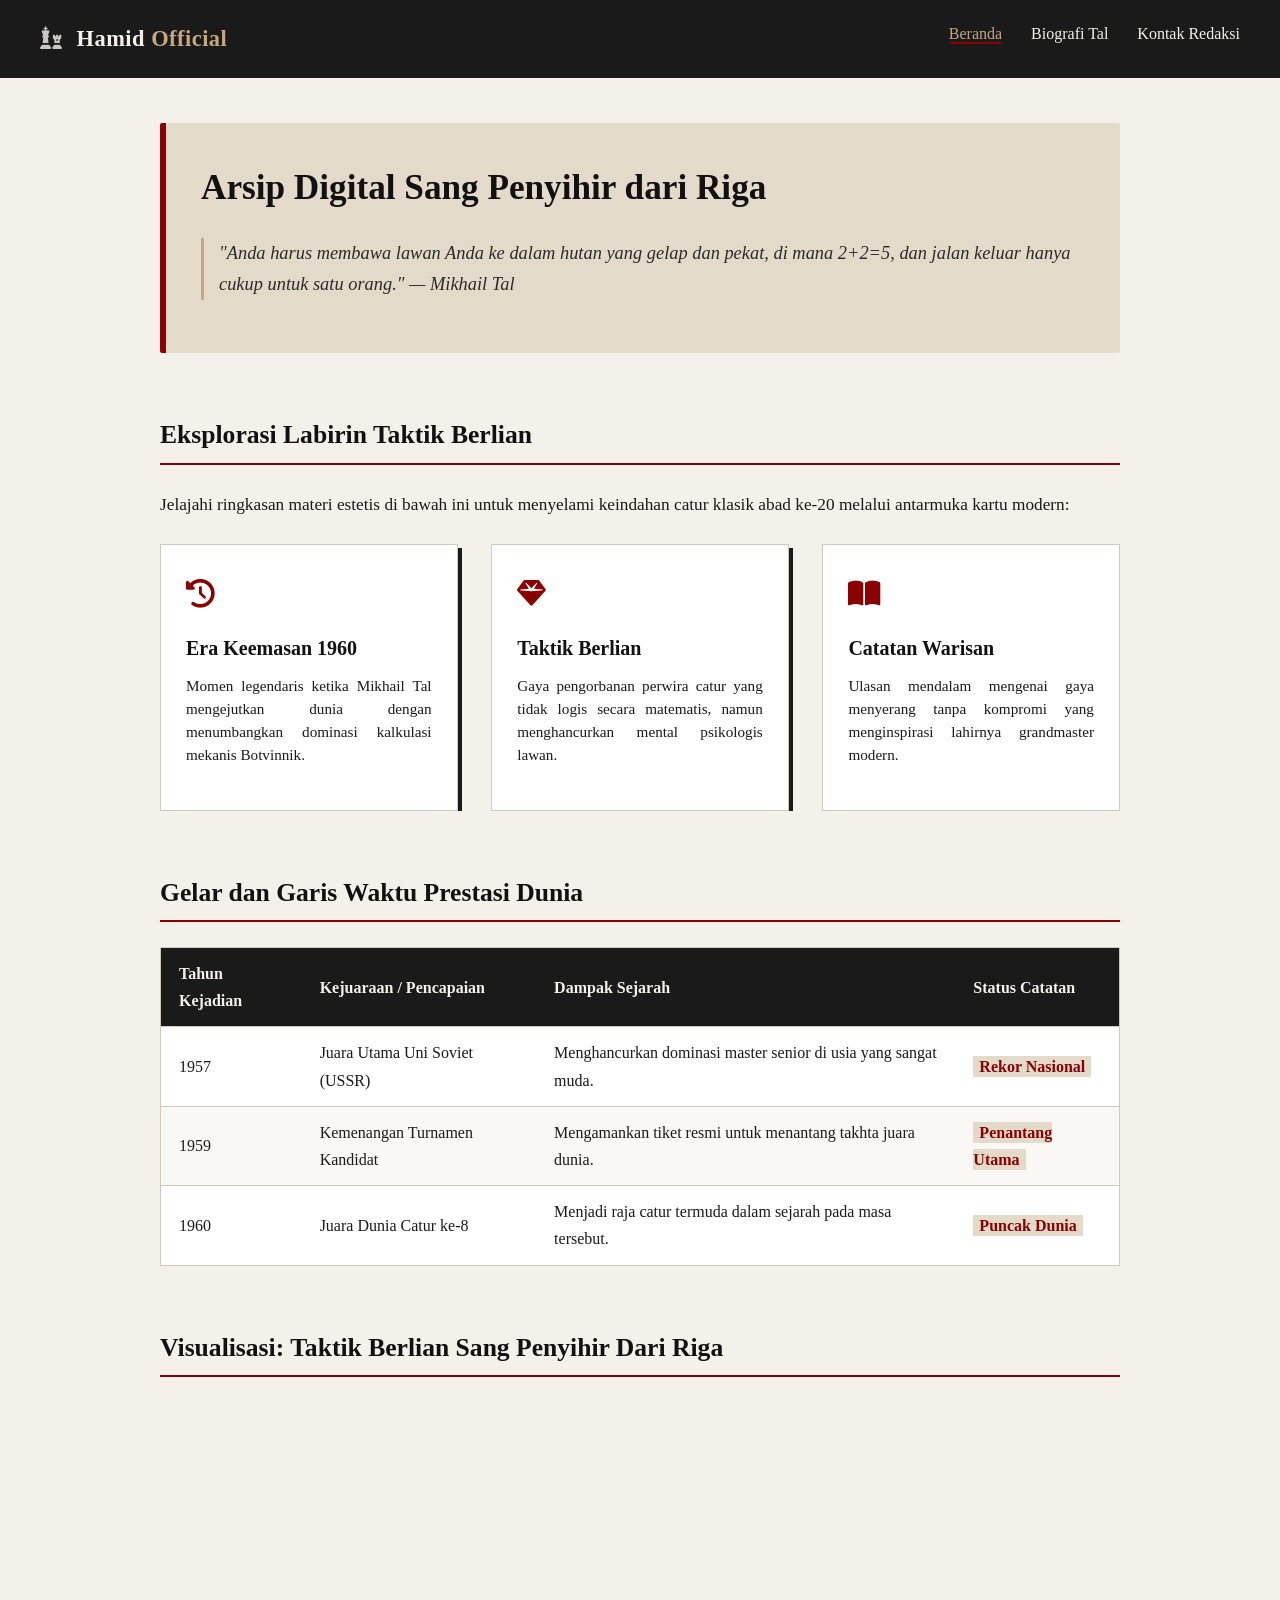
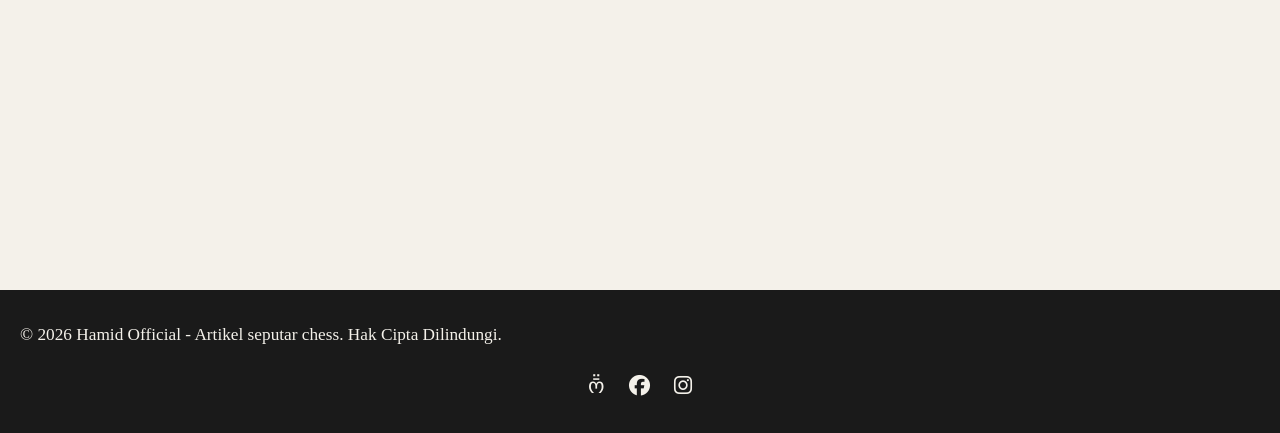
<file: evaluasi wek 2/index.html>
<!DOCTYPE html>
<html lang="id">
<head>
    <meta charset="UTF-8">
    <meta name="viewport" content="width=device-width, initial-scale=1.0">
    <title>Mikhail Tal : jenius gila, raja dunia catur era kedelapan</title>
    <meta name="description" content="sebuah flaform yang memuat artikel-artikel dan gaya bermain catur dari era klasik hingga modern | lengkap terpadu">
    <link rel="icon" href="https://cdn-icons-png.flaticon.com/512/3112/3112461.png" type="image/png">
    <link rel="stylesheet" href="https://cdnjs.cloudflare.com/ajax/libs/font-awesome/6.4.0/css/all.min.css">
    <link rel="stylesheet" href="style.css">
</head>
<body>

    <header>
        <div class="logo">
            <i class="fa-solid fa-chess"></i> Hamid<span> Official</span>
        </div>
        <nav>
            <ul>
                <li><a href="index.html" class="active">Beranda</a></li>
                <li><a href="tentang.html">Biografi Tal</a></li>
                <li><a href="kontak.html">Kontak Redaksi</a></li>
            </ul>
        </nav>
    </header>

    <main>
        <section class="hero-box">
            <h1>Arsip Digital Sang Penyihir dari Riga</h1>
            <p class="slogan">"Anda harus membawa lawan Anda ke dalam hutan yang gelap dan pekat, di mana 2+2=5, dan jalan keluar hanya cukup untuk satu orang." — Mikhail Tal</p>
        </section>

        <section class="grid-section">
            <h2>Eksplorasi Labirin Taktik Berlian</h2>
            <p>Jelajahi ringkasan materi estetis di bawah ini untuk menyelami keindahan catur klasik abad ke-20 melalui antarmuka kartu modern:</p>
            
            <div class="card-grid">
                <div class="card">
                    <div class="card-icon"><i class="fas fa-history"></i></div>
                    <h3>Era Keemasan 1960</h3>
                    <p>Momen legendaris ketika Mikhail Tal mengejutkan dunia dengan menumbangkan dominasi kalkulasi mekanis Botvinnik.</p>
                </div>
                <div class="card">
                    <div class="card-icon"><i class="fas fa-gem"></i></div>
                    <h3>Taktik Berlian</h3>
                    <p>Gaya pengorbanan perwira catur yang tidak logis secara matematis, namun menghancurkan mental psikologis lawan.</p>
                </div>
                <div class="card">
                    <div class="card-icon"><i class="fas fa-book-open"></i></div>
                    <h3>Catatan Warisan</h3>
                    <p>Ulasan mendalam mengenai gaya menyerang tanpa kompromi yang menginspirasi lahirnya grandmaster modern.</p>
                </div>
            </div>
        </section>

        <section class="table-section">
            <h2>Gelar dan Garis Waktu Prestasi Dunia</h2>
            <div class="table-wrapper">
                <table>
                    <thead>
                        <tr>
                            <th>Tahun Kejadian</th>
                            <th>Kejuaraan / Pencapaian</th>
                            <th>Dampak Sejarah</th>
                            <th>Status Catatan</th>
                        </tr>
                    </thead>
                    <tbody>
                        <tr>
                            <td>1957</td>
                            <td>Juara Utama Uni Soviet (USSR)</td>
                            <td>Menghancurkan dominasi master senior di usia yang sangat muda.</td>
                            <td><mark>Rekor Nasional</mark></td>
                        </tr>
                        <tr>
                            <td>1959</td>
                            <td>Kemenangan Turnamen Kandidat</td>
                            <td>Mengamankan tiket resmi untuk menantang takhta juara dunia.</td>
                            <td><mark>Penantang Utama</mark></td>
                        </tr>
                        <tr>
                            <td>1960</td>
                            <td>Juara Dunia Catur ke-8</td>
                            <td>Menjadi raja catur termuda dalam sejarah pada masa tersebut.</td>
                            <td><mark>Puncak Dunia</mark></td>
                        </tr>
                    </tbody>
                </table>
            </div>
        </section>

        <section class="media-section">
            <h2>Visualisasi: Taktik Berlian Sang Penyihir Dari Riga</h2>
          <iframe width="560" height="315" src="https://www.youtube.com/embed/bKyk6Z7fliY?si=SbyOFwA6FPe1U-MS" title="YouTube video player" frameborder="0" allow="accelerometer; autoplay; clipboard-write; encrypted-media; gyroscope; picture-in-picture; web-share" referrerpolicy="strict-origin-when-cross-origin" allowfullscreen></iframe>
        </section>
    </main>

    <footer>
        <div class="footer-container">
            <p>© 2026 Hamid Official - Artikel seputar chess. Hak Cipta Dilindungi.</p>
            <div class="social-links">
                <a href="https://www.chess.com/" target="_blank"><i class="fab fa-chess"></i></a>
                <a href="https://www.facebook.com/" target="_blank"><i class="fab fa-facebook"></i></a>
                <a href="https://www.instagram.com/" target="_blank"><i class="fab fa-instagram"></i></a>
            </div>
        </div>
    </footer>

</body>
</html>
</file>
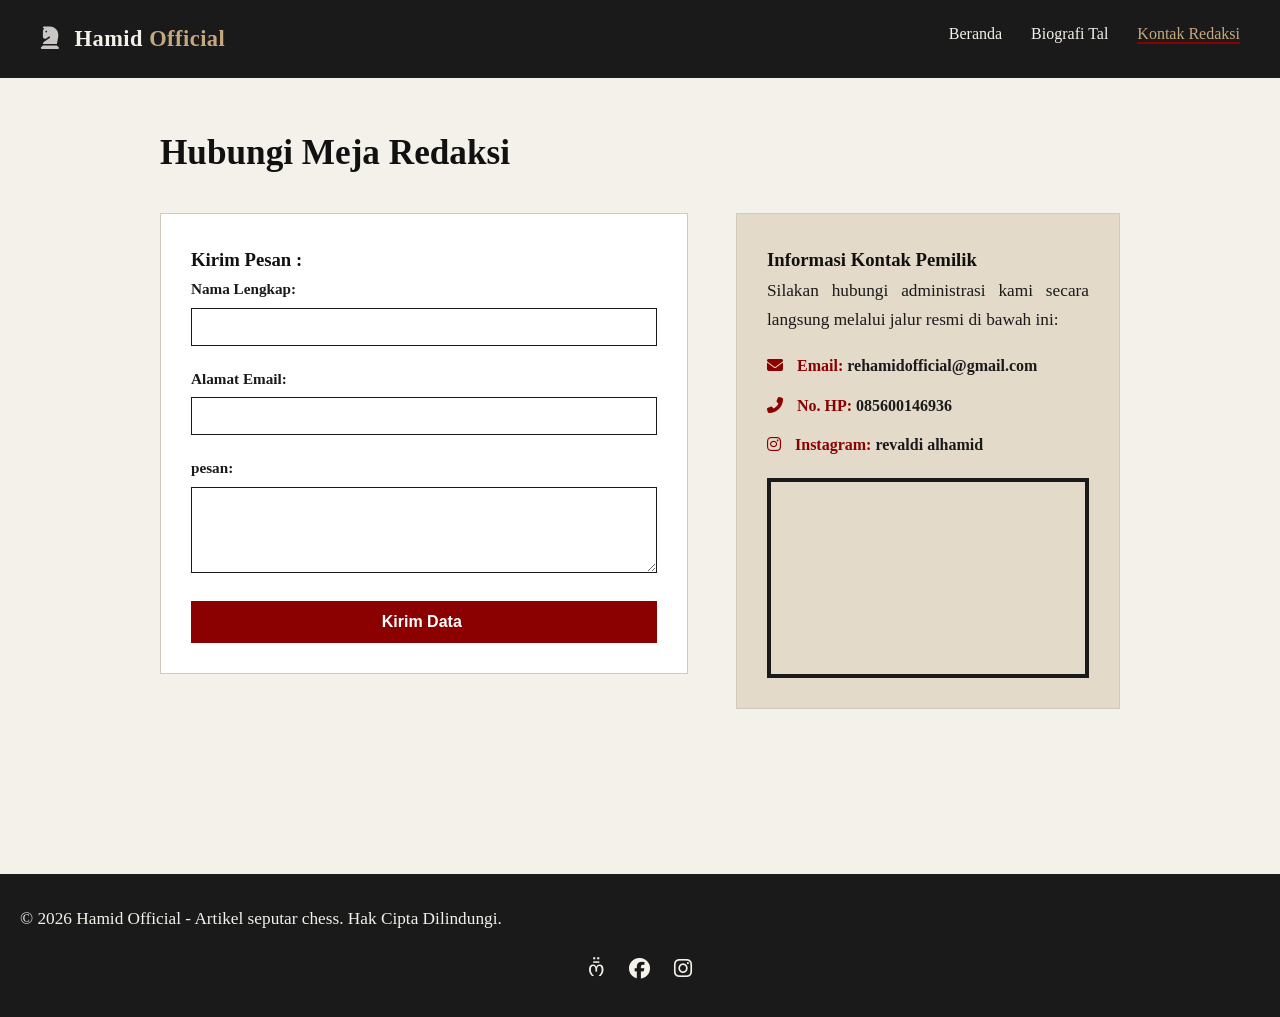
<file: evaluasi wek 2/kontak.html>
<!DOCTYPE html>
<html lang="id">
<head>
    <meta charset="UTF-8">
    <meta name="viewport" content="width=device-width, initial-scale=1.0">
    <title>Kontak Redaksi | Hamid Official</title>
    <link rel="icon" href="https://cdn-icons-png.flaticon.com/512/3112/3112461.png" type="image/png">
    <link rel="stylesheet" href="https://cdnjs.cloudflare.com/ajax/libs/font-awesome/6.4.0/css/all.min.css">
    <link rel="stylesheet" href="style.css">
</head>
<body>

    <header>
        <div class="logo">
            <i class="fas fa-chess-knight"></i> Hamid<span> Official</span>
        </div>
        <nav>
            <ul>
                <li><a href="index.html">Beranda</a></li>
                <li><a href="tentang.html">Biografi Tal</a></li>
                <li><a href="kontak.html" class="active">Kontak Redaksi</a></li>
            </ul>
        </nav>
    </header>

    <main>
        <section class="contact-page-layout">
            <h1>Hubungi Meja Redaksi</h1>
            
            <div class="dual-grid">
                <div class="form-container-box">
                    <h3>Kirim Pesan :</h3>
                    <form action="#" method="POST">
                        <div class="form-group">
                            <label for="nama">Nama Lengkap:</label>
                            <input type="text" id="nama" name="nama" required>
                        </div>
                        <div class="form-group">
                            <label for="email">Alamat Email:</label>
                            <input type="email" id="email" name="email" required>
                        </div>
                       
                        <div class="form-group">
                            <label for="pesan">pesan:</label>
                            <textarea id="pesan" name="pesan" rows="4"></textarea>
                        </div>
                        <input type="submit" value="Kirim Data ">
                    </form>
                </div>

                <div class="info-card-box">
                    <h3>Informasi Kontak Pemilik</h3>
                    <p>Silakan hubungi administrasi kami secara langsung melalui jalur resmi di bawah ini:</p>
                    
                    <ul class="contact-details">
                        <li><i class="fas fa-envelope"></i> <strong>Email:</strong> <a href="mailto:rehamidofficial@gmail.com">rehamidofficial@gmail.com</a></li>
                        <li><i class="fas fa-phone-alt"></i> <strong>No. HP:</strong> <a href="tel:085600146936">085600146936</a></li>
                        <li><i class="fab fa-instagram"></i> <strong>Instagram:</strong> <a href="https://instagram.com/revaldi_alhamid" target="_blank">revaldi alhamid</a></li>
                    </ul>

                    <div class="map-box">
                     <iframe src="https://www.google.com/maps/embed?pb=!1m18!1m12!1m3!1d3256.509046411477!2d110.29289357405321!3d-7.996334979758858!2m3!1f0!2f0!3f0!3m2!1i1024!2i768!4f13.1!3m3!1m2!1s0x2e7b014b8d5121e3%3A0x31863b34f371d377!2sMasjid%20Pemuda%20Peradaban!5e1!3m2!1sid!2sid!4v1784422583086!5m2!1sid!2sid" width="800" height="600" style="border:0;" allowfullscreen="" loading="lazy" referrerpolicy="strict-origin-when-cross-origin"></iframe>
                    </div>
                </div>
            </div>
        </section>
    </main>
<footer>
        <div class="footer-container">
            <p>© 2026 Hamid Official - Artikel seputar chess. Hak Cipta Dilindungi.</p>
            <div class="social-links">
                <a href="https://www.chess.com/" target="_blank"><i class="fab fa-chess"></i></a>
                <a href="https://www.facebook.com/" target="_blank"><i class="fab fa-facebook"></i></a>
                <a href="https://www.instagram.com/" target="_blank"><i class="fab fa-instagram"></i></a>
            </div>
        </div>
    </footer>

</body>
</html>
</file>
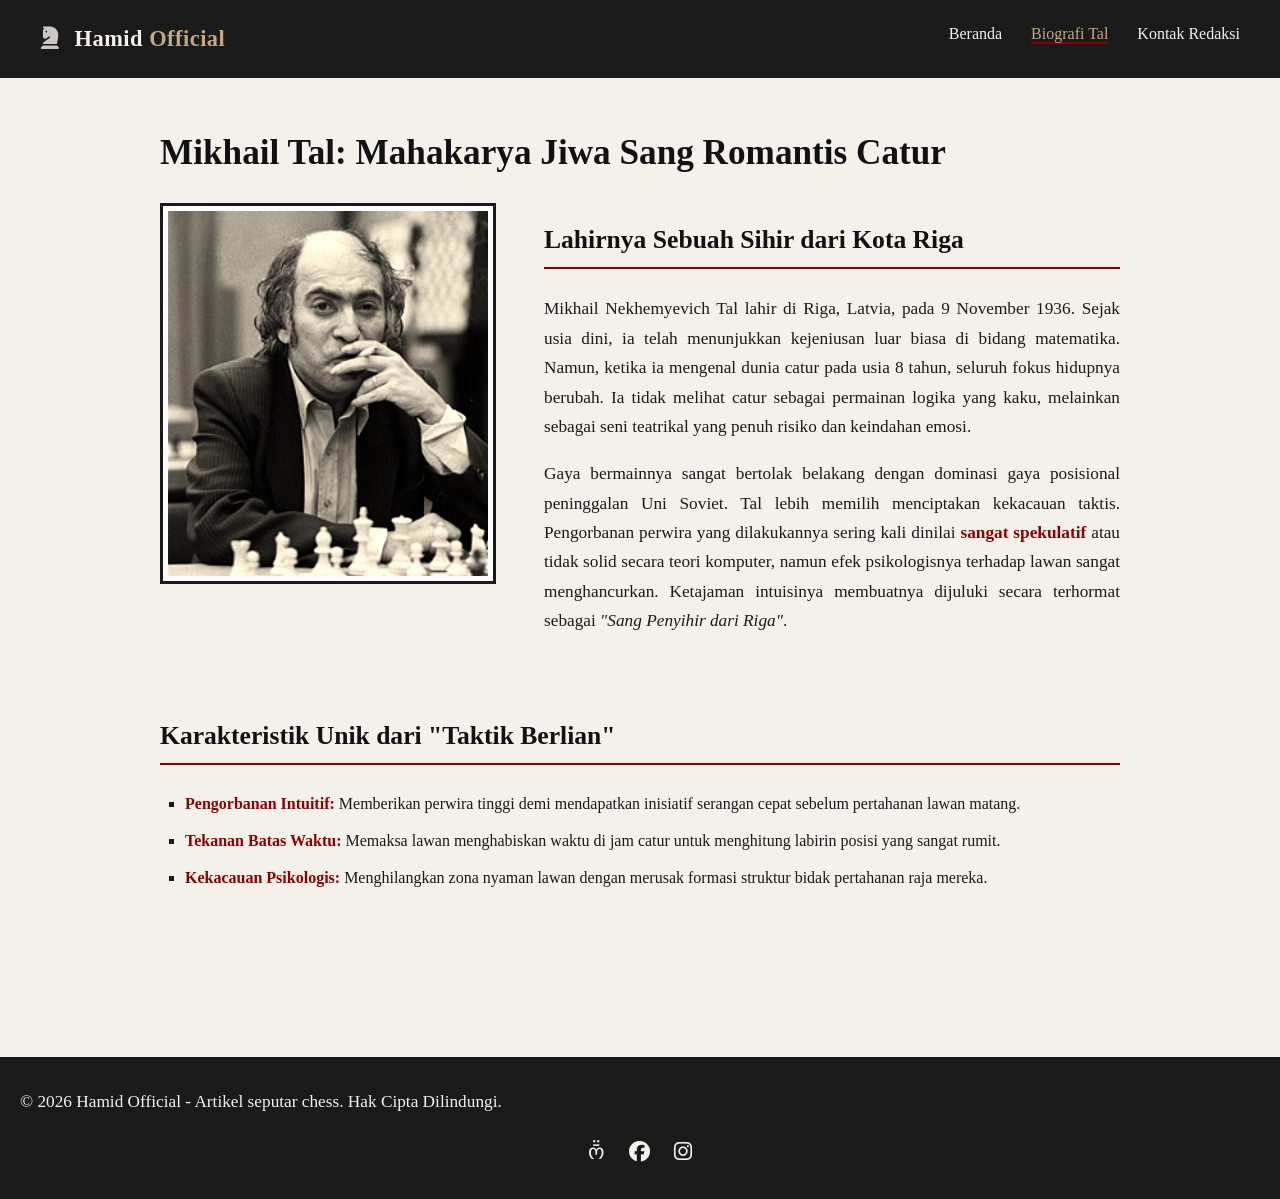
<file: evaluasi wek 2/tentang.html>
<!DOCTYPE html>
<html lang="id">
<head>
    <meta charset="UTF-8">
    <meta name="viewport" content="width=device-width, initial-scale=1.0">
    <title>Biografi Mikhail Tal | Hamid Official</title>
    <meta name="description" content="Pelajari kisah hidup lengkap Mikhail Tal, pecatur jenius dengan insting menyerang paling tajam dan penuh pengorbanan dramatis.">
    <link rel="icon" href="https://cdn-icons-png.flaticon.com/512/3112/3112461.png" type="image/png">
    <link rel="stylesheet" href="https://cdnjs.cloudflare.com/ajax/libs/font-awesome/6.4.0/css/all.min.css">
    <link rel="stylesheet" href="style.css">
</head>
<body>

    <header>
        <div class="logo">
            <i class="fas fa-chess-knight"></i> Hamid<span> Official</span>
        </div>
        <nav>
            <ul>
                <li><a href="index.html">Beranda</a></li>
                <li><a href="tentang.html" class="active">Biografi Tal</a></li>
                <li><a href="kontak.html">Kontak Redaksi</a></li>
            </ul>
        </nav>
    </header>

    <main>
        <section class="bio-layout">
            <h1>Mikhail Tal: Mahakarya Jiwa Sang Romantis Catur</h1>
            
            <div class="image-wrapper">
                <img src="asset/Mikhail_Tal_1982.jpg" alt="mikhail tal sedang bermain catur">
            </div>

            <article class="bio-text">
                <h2>Lahirnya Sebuah Sihir dari Kota Riga</h2>
                <p>Mikhail Nekhemyevich Tal lahir di Riga, Latvia, pada 9 November 1936. Sejak usia dini, ia telah menunjukkan kejeniusan luar biasa di bidang matematika. Namun, ketika ia mengenal dunia catur pada usia 8 tahun, seluruh fokus hidupnya berubah. Ia tidak melihat catur sebagai permainan logika yang kaku, melainkan sebagai seni teatrikal yang penuh risiko dan keindahan emosi.</p>
                
                <p>Gaya bermainnya sangat bertolak belakang dengan dominasi gaya posisional peninggalan Uni Soviet. Tal lebih memilih menciptakan kekacauan taktis. Pengorbanan perwira yang dilakukannya sering kali dinilai <strong>sangat spekulatif</strong> atau tidak solid secara teori komputer, namun efek psikologisnya terhadap lawan sangat menghancurkan. Ketajaman intuisinya membuatnya dijuluki secara terhormat sebagai <em>"Sang Penyihir dari Riga"</em>.</p>
            </article>
        </section>

        <section class="tactics-list">
            <h2>Karakteristik Unik dari "Taktik Berlian"</h2>
            <div class="list-box">
                <ul>
                    <li><strong>Pengorbanan Intuitif:</strong> Memberikan perwira tinggi demi mendapatkan inisiatif serangan cepat sebelum pertahanan lawan matang.</li>
                    <li><strong>Tekanan Batas Waktu:</strong> Memaksa lawan menghabiskan waktu di jam catur untuk menghitung labirin posisi yang sangat rumit.</li>
                    <li><strong>Kekacauan Psikologis:</strong> Menghilangkan zona nyaman lawan dengan merusak formasi struktur bidak pertahanan raja mereka.</li>
                </ul>
            </div>
        </section>
    </main>

    <footer>
        <div class="footer-container">
            <p>© 2026 Hamid Official - Artikel seputar chess. Hak Cipta Dilindungi.</p>
            <div class="social-links">
                <a href="https://www.chess.com/" target="_blank"><i class="fab fa-chess"></i></a>
                <a href="https://www.facebook.com/" target="_blank"><i class="fab fa-facebook"></i></a>
                <a href="https://www.instagram.com/" target="_blank"><i class="fab fa-instagram"></i></a>
            </div>
        </div>
    </footer>

</body>
</html>
</file>
<file: evaluasi wek 2/style.css>
/* Reset Dasar Browser */
*, *::before, *::after {
    box-sizing: border-box;
    margin: 0;
    padding: 0;
}

/* Kombinasi Warna: Vintage Parchment, Charcoal Black, Crimson Red Accent */
body {
    font-family: 'Georgia', 'Times New Roman', serif;
    background-color: #f4f1ea; /* Kesan lawas warna kertas koran/perkamen tua */
    color: #1a1a1a; /* Hitam arang bidak catur yang tajam */
    line-height: 1.7;
}

h1, h2, h3 {
    color: #111111;
    font-weight: 700;
}

h1 {
    font-size: 2.2rem;
    margin-bottom: 20px;
}

h2 {
    font-size: 1.6rem;
    border-bottom: 2px solid #8b0000; /* Garis merah marun darah lambang gaya agresif */
    padding-bottom: 6px;
    margin-bottom: 25px;
    margin-top: 15px;
}

p {
    margin-bottom: 18px;
    text-align: justify;
    font-size: 1.08rem;
}

strong {
    color: #8b0000;
}

mark {
    background-color: #e3dac9;
    color: #8b0000;
    padding: 2px 6px;
    font-weight: bold;
}

/* Navigasi Header */
header {
    background-color: #1a1a1a;
    color: #f4f1ea;
    padding: 20px 40px;
    overflow: hidden;
    display: block;
}

.logo {
    float: left;
    font-size: 1.4rem;
    font-weight: bold;
    letter-spacing: 0.5px;
}

.logo i {
    color: #cac6c6;
    margin-right: 8px;
}

.logo span {
    color: #c5a880; /* Warna perunggu kuno */
}

nav {
    float: right;
}

nav ul {
    list-style: none;
}

nav ul li {
    display: inline-block;
    margin-left: 25px;
}

nav ul li a {
    color: #f4f1ea;
    text-decoration: none;
    font-weight: 500;
}

nav ul li a:hover, nav ul li a.active {
    color: #c5a880;
    border-bottom: 2px solid #8b0000;
}

/* Pembungkus Konten Utama */
main {
    max-width: 1000px;
    margin: 0 auto;
    padding: 45px 20px;
}

section {
    margin-bottom: 60px;
}

/* Kotak Slogan (Hero Area) */
.hero-box {
    background-color: #e3dac9;
    padding: 35px;
    border-radius: 2px;
    border-left: 6px solid #8b0000;
}

.slogan {
    font-style: italic;
    font-size: 1.15rem;
    color: #2b2b2b;
    margin-top: 15px;
    padding-left: 15px;
    border-left: 3px solid #c5a880;
    text-align: left;
}

/* Desain Bentuk Kotak CSS (Card Grid Layout) Sesuai Gambar */
.card-grid {
    overflow: hidden;
    margin-top: 25px;
}

.card {
    width: 31%;
    float: left;
    background-color: #ffffff;
    border: 1px solid #d1c9bc;
    padding: 25px;
    margin-right: 3.5%;
    box-shadow: 4px 4px 0px #1a1a1a; /* Bayangan retro tebal memberikan kesan hidup */
    min-height: 240px;
}

.card:last-child {
    margin-right: 0;
}

.card-icon {
    font-size: 1.8rem;
    color: #8b0000;
    margin-bottom: 12px;
}

.card h3 {
    margin-bottom: 10px;
    font-size: 1.25rem;
}

.card p {
    font-size: 0.95rem;
    line-height: 1.5;
}

/* Elemen List */
.list-box ul {
    margin-left: 25px;
    margin-top: 10px;
}

.list-box ul li {
    margin-bottom: 10px;
    list-style-type: square;
}

/* Penataan Tabel */
.table-wrapper {
    overflow-x: auto;
}

table {
    width: 100%;
    border-collapse: collapse;
    background-color: #ffffff;
    border: 1px solid #d1c9bc;
}

th, td {
    padding: 12px 18px;
    text-align: left;
    border-bottom: 1px solid #d1c9bc;
}

th {
    background-color: #1a1a1a;
    color: #f4f1ea;
}

tr:nth-child(even) {
    background-color: #faf8f5;
}

/* Bingkai Iframe Media */
.video-frame, .map-box {
    position: relative;
    padding-bottom: 56.25%;
    height: 0;
    overflow: hidden;
    border: 4px solid #1a1a1a;
}

.video-frame iframe {
    position: absolute;
    top: 0;
    left: 0;
    width: 100%;
    height: 100%;
}

.map-box {
    padding-bottom: 0;
    height: 200px;
    margin-top: 20px;
}

/* Tata Letak Halaman Biografi */
.bio-layout {
    overflow: hidden;
}

.image-wrapper {
    width: 35%;
    float: left;
    border: 3px solid #1a1a1a;
    padding: 5px;
    background-color: #fff;
}

.image-wrapper img {
    width: 100%;
    height: auto;
    display: block;
    filter: sepia(40%) contrast(110%); /* Filter sepia agar hidup tapi bernuansa cetakan lama */
}

.bio-text {
    width: 60%;
    float: right;
}

/* Grid Halaman Kontak */
.dual-grid {
    overflow: hidden;
    margin-top: 30px;
}

.form-container-box {
    width: 55%;
    float: left;
    background-color: #ffffff;
    padding: 30px;
    border: 1px solid #d1c9bc;
}

.info-card-box {
    width: 40%;
    float: right;
    background-color: #e3dac9;
    padding: 30px;
    border: 1px solid #d1c9bc;
}

.form-group {
    margin-bottom: 20px;
}

.form-group label {
    display: block;
    font-weight: bold;
    margin-bottom: 6px;
    font-size: 0.95rem;
}

.form-group input[type="text"],
.form-group input[type="email"],
.form-group input[type="tel"],
.form-group input[type="date"],
.form-group select,
.form-group textarea {
    width: 100%;
    padding: 10px;
    border: 1px solid #1a1a1a;
    background-color: #fff;
    font-family: inherit;
}

.radio-group-box label {
    display: block;
    font-weight: normal;
    margin-top: 5px;
}

input[type="submit"] {
    background-color: #8b0000;
    color: #ffffff;
    border: none;
    padding: 12px;
    font-size: 1rem;
    font-weight: bold;
    cursor: pointer;
    width: 100%;
}

input[type="submit"]:hover {
    background-color: #1a1a1a;
}

.contact-details {
    list-style: none;
    margin-top: 15px;
}

.contact-details li {
    margin-bottom: 12px;
}

.contact-details i {
    color: #8b0000;
    margin-right: 10px;
}

.contact-details a {
    color: #1a1a1a;
    text-decoration: none;
    font-weight: bold;
}

/* Footer Tradisional */
footer {
    background-color: #1a1a1a;
    color: #f4f1ea;
    padding: 30px 20px;
    text-align: center;
    clear: both;
    margin-top: 60px;
}

.social-links {
    margin-top: 10px;
}

.social-links a {
    color: #f4f1ea;
    font-size: 1.3rem;
    margin: 0 10px;
}
</file>
